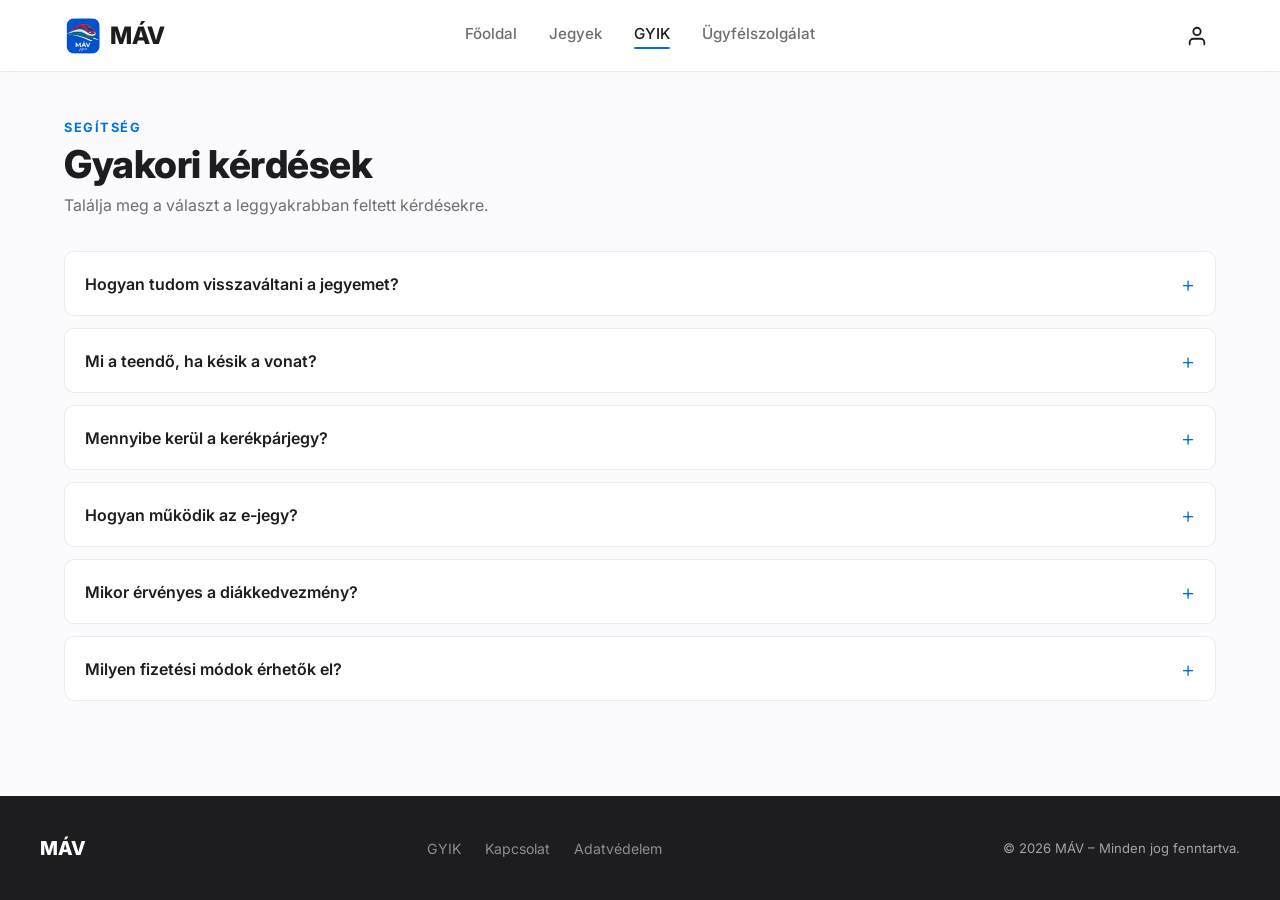
<file: gyik.html>
<!doctype html>
<html lang="hu">
<head>
  <meta charset="UTF-8"/>
  <meta name="viewport" content="width=device-width,initial-scale=1.0"/>
  <title>MÁV – GYIK</title>
  <link rel="stylesheet" href="style.css"/>
</head>
<body>
<header class="topbar">
  <div class="navbar">
    <div class="logo-section">
      <img src="./images/ujlogo.png" alt="MÁV" class="logo"/>
      <span class="logo-text">MÁV</span>
    </div>
    <nav class="nav-menu">
      <a href="index.html" class="nav-link">Főoldal</a>
      <a href="jegyek.html" class="nav-link">Jegyek</a>
      <a href="gyik.html" class="nav-link active">GYIK</a>
      <a href="kapcsolat.html" class="nav-link">Ügyfélszolgálat</a>
    </nav>
    <div class="user-menu-container">
      <span id="nav-username" style="font-size:.88rem;font-weight:600;color:#6e6e73;display:none;"></span>
      <button class="user-btn" id="login-trigger" aria-label="Bejelentkezés">
        <svg width="22" height="22" viewBox="0 0 24 24" fill="none" stroke="currentColor" stroke-width="2" stroke-linecap="round" stroke-linejoin="round">
          <path d="M20 21v-2a4 4 0 0 0-4-4H8a4 4 0 0 0-4 4v2"/><circle cx="12" cy="7" r="4"/>
        </svg>
      </button>
      <button class="avatar-btn" id="avatar-btn" aria-label="Fiók"></button>
      <div class="login-dropdown" id="login-dropdown">
        <div id="drop-auth">
          <div class="drop-tabs">
            <button class="drop-tab active" id="tab-login" onclick="switchTab('login')">Bejelentkezés</button>
            <button class="drop-tab" id="tab-reg" onclick="switchTab('reg')">Regisztráció</button>
          </div>
          <div class="drop-panel active" id="panel-login">
            <div class="msg" id="login-msg"></div>
            <div class="form-group"><label>E-mail</label><input type="email" id="login-email" class="input-field" placeholder="pelda@email.hu"/></div>
            <div class="form-group"><label>Jelszó</label><input type="password" id="login-pass" class="input-field" placeholder="••••••••"/></div>
            <button class="btn btn-primary btn-full" onclick="doLogin()">Bejelentkezés</button>
          </div>
          <div class="drop-panel" id="panel-reg">
            <div class="msg" id="reg-msg"></div>
            <div class="form-group"><label>Teljes név</label><input type="text" id="reg-nev" class="input-field" placeholder="Minta János"/></div>
            <div class="form-group"><label>E-mail</label><input type="email" id="reg-email" class="input-field" placeholder="pelda@email.hu"/></div>
            <div class="form-group"><label>Jelszó</label><input type="password" id="reg-pass" class="input-field" placeholder="Min. 8 karakter"/></div>
            <button class="btn btn-primary btn-full" onclick="doRegister()">Fiók létrehozása</button>
          </div>
        </div>
        <div id="drop-user" style="display:none;">
          <p style="font-weight:700;margin-bottom:4px;" id="drop-username"></p>
          <p style="font-size:.85rem;color:#6e6e73;margin-bottom:20px;" id="drop-email"></p>
          <a href="jegyek.html" class="btn btn-secondary btn-full" style="margin-bottom:10px;">Saját jegyeim</a>
          <button class="btn btn-outline btn-full" onclick="doLogout()">Kijelentkezés</button>
        </div>
      </div>
    </div>
  </div>
</header>

<main>
  <div class="page-wrap">
    <div class="section-label" style="margin-bottom:6px;">Segítség</div>
    <h1 class="section-title" style="margin-bottom:8px;">Gyakori kérdések</h1>
    <p style="color:#6e6e73;margin-bottom:36px;">Találja meg a választ a leggyakrabban feltett kérdésekre.</p>

    <div class="faq-list">
      <div class="faq-item">
        <div class="faq-q" onclick="toggleFaq(this)">Hogyan tudom visszaváltani a jegyemet?</div>
        <div class="faq-a">Az online vásárolt jegyeket az indulás előtt 1 órával az applikációban vagy a weboldalon a profiljába belépve tudja visszaváltani. A visszaváltott összeg 3–5 munkanapon belül kerül jóváírásra.</div>
      </div>
      <div class="faq-item">
        <div class="faq-q" onclick="toggleFaq(this)">Mi a teendő, ha késik a vonat?</div>
        <div class="faq-a">Jelentős késés esetén automatikusan kártérítésre jogosult, melyet online felületünkön igényelhet a jegyszám megadásával. 30 perc felett 25%, 60 perc felett 50% visszatérítés jár.</div>
      </div>
      <div class="faq-item">
        <div class="faq-q" onclick="toggleFaq(this)">Mennyibe kerül a kerékpárjegy?</div>
        <div class="faq-a">A kerékpárjegy ára távolságtól függetlenül egységesen 500 Ft a kijelölt vonatokon. InterCity vonaton helyfoglalás is szükséges, ami további 300 Ft-ba kerül.</div>
      </div>
      <div class="faq-item">
        <div class="faq-q" onclick="toggleFaq(this)">Hogyan működik az e-jegy?</div>
        <div class="faq-a">Vásárlás után egy QR-kódot kap, amelyet a jegykezelő a vonaton leolvas. Nincs szükség nyomtatásra – elég a telefonja képernyője. A jegy a "Saját jegyeim" menüpontban érhető el.</div>
      </div>
      <div class="faq-item">
        <div class="faq-q" onclick="toggleFaq(this)">Mikor érvényes a diákkedvezmény?</div>
        <div class="faq-a">A nappali tagozatos diákok 90%-os kedvezménnyel vásárolhatnak bérletet érvényes diákigazolvány bemutatásával. A kedvezmény az összes MÁV-START, Volánbusz és HÉV járatra vonatkozik.</div>
      </div>
      <div class="faq-item">
        <div class="faq-q" onclick="toggleFaq(this)">Milyen fizetési módok érhetők el?</div>
        <div class="faq-a">Bankkártyával (Visa, Mastercard), Apple Pay-jel, Google Pay-jel és MÁV-pontokkal is fizethet. Készpénzes fizetés csak a pénztáraknál és automatáknál lehetséges.</div>
      </div>
    </div>
  </div>
</main>

<footer class="footer">
  <div class="footer-inner">
    <span class="footer-brand">MÁV</span>
    <div class="footer-links">
      <a href="gyik.html">GYIK</a>
      <a href="kapcsolat.html">Kapcsolat</a>
      <a href="#">Adatvédelem</a>
    </div>
    <span class="footer-copy">© 2026 MÁV – Minden jog fenntartva.</span>
  </div>
</footer>
<script src="script.js"></script>
</body>
</html>
</file>
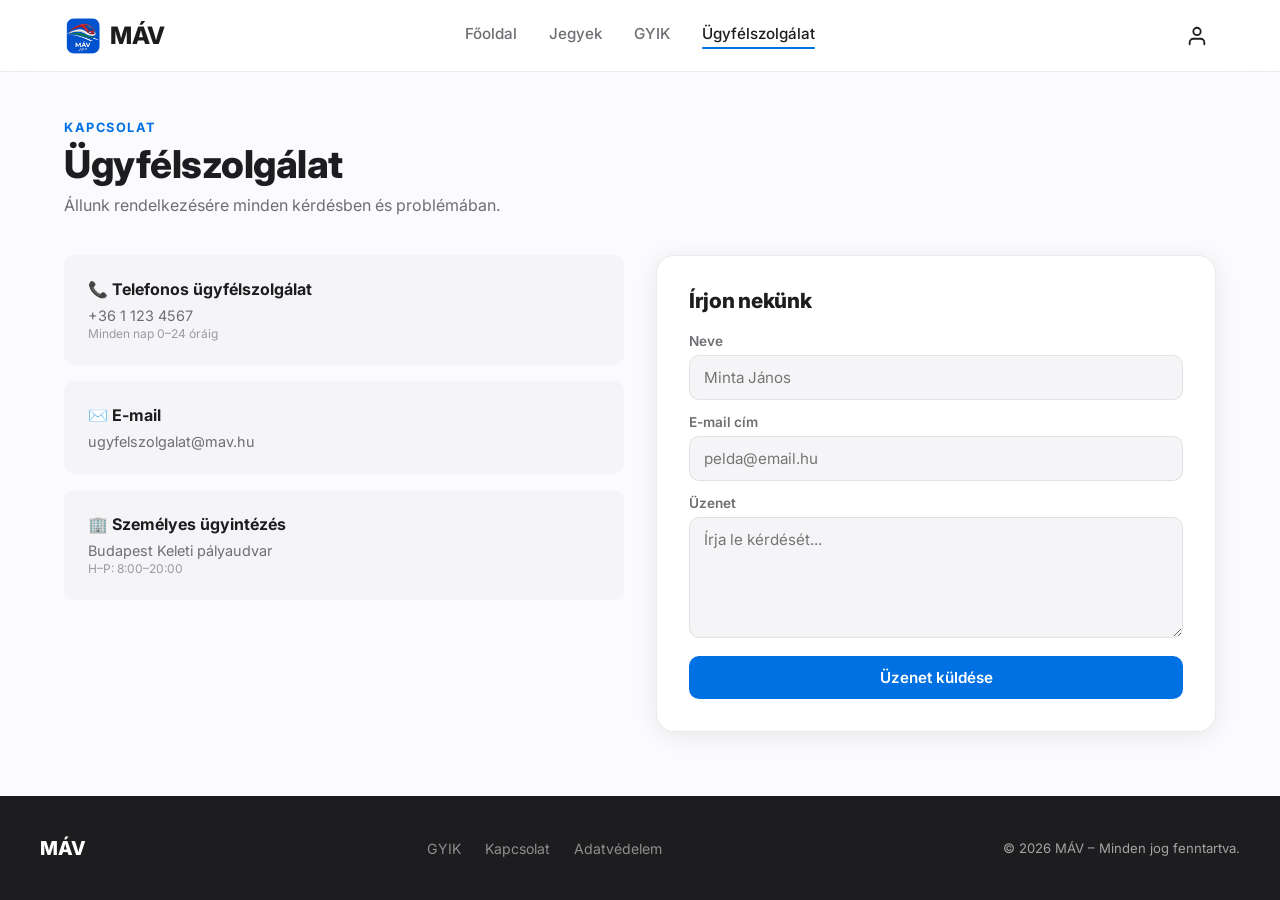
<file: kapcsolat.html>
<!doctype html>
<html lang="hu">
<head>
  <meta charset="UTF-8"/>
  <meta name="viewport" content="width=device-width,initial-scale=1.0"/>
  <title>MÁV – Ügyfélszolgálat</title>
  <link rel="stylesheet" href="style.css"/>
</head>
<body>
<header class="topbar">
  <div class="navbar">
    <div class="logo-section">
      <img src="./images/ujlogo.png" alt="MÁV" class="logo"/>
      <span class="logo-text">MÁV</span>
    </div>
    <nav class="nav-menu">
      <a href="index.html" class="nav-link">Főoldal</a>
      <a href="jegyek.html" class="nav-link">Jegyek</a>
      <a href="gyik.html" class="nav-link">GYIK</a>
      <a href="kapcsolat.html" class="nav-link active">Ügyfélszolgálat</a>
    </nav>
    <div class="user-menu-container">
      <span id="nav-username" style="font-size:.88rem;font-weight:600;color:#6e6e73;display:none;"></span>
      <button class="user-btn" id="login-trigger" aria-label="Bejelentkezés">
        <svg width="22" height="22" viewBox="0 0 24 24" fill="none" stroke="currentColor" stroke-width="2" stroke-linecap="round" stroke-linejoin="round">
          <path d="M20 21v-2a4 4 0 0 0-4-4H8a4 4 0 0 0-4 4v2"/><circle cx="12" cy="7" r="4"/>
        </svg>
      </button>
      <button class="avatar-btn" id="avatar-btn" aria-label="Fiók"></button>
      <div class="login-dropdown" id="login-dropdown">
        <div id="drop-auth">
          <div class="drop-tabs">
            <button class="drop-tab active" id="tab-login" onclick="switchTab('login')">Bejelentkezés</button>
            <button class="drop-tab" id="tab-reg" onclick="switchTab('reg')">Regisztráció</button>
          </div>
          <div class="drop-panel active" id="panel-login">
            <div class="msg" id="login-msg"></div>
            <div class="form-group"><label>E-mail</label><input type="email" id="login-email" class="input-field" placeholder="pelda@email.hu"/></div>
            <div class="form-group"><label>Jelszó</label><input type="password" id="login-pass" class="input-field" placeholder="••••••••"/></div>
            <button class="btn btn-primary btn-full" onclick="doLogin()">Bejelentkezés</button>
          </div>
          <div class="drop-panel" id="panel-reg">
            <div class="msg" id="reg-msg"></div>
            <div class="form-group"><label>Teljes név</label><input type="text" id="reg-nev" class="input-field" placeholder="Minta János"/></div>
            <div class="form-group"><label>E-mail</label><input type="email" id="reg-email" class="input-field" placeholder="pelda@email.hu"/></div>
            <div class="form-group"><label>Jelszó</label><input type="password" id="reg-pass" class="input-field" placeholder="Min. 8 karakter"/></div>
            <button class="btn btn-primary btn-full" onclick="doRegister()">Fiók létrehozása</button>
          </div>
        </div>
        <div id="drop-user" style="display:none;">
          <p style="font-weight:700;margin-bottom:4px;" id="drop-username"></p>
          <p style="font-size:.85rem;color:#6e6e73;margin-bottom:20px;" id="drop-email"></p>
          <a href="jegyek.html" class="btn btn-secondary btn-full" style="margin-bottom:10px;">Saját jegyeim</a>
          <button class="btn btn-outline btn-full" onclick="doLogout()">Kijelentkezés</button>
        </div>
      </div>
    </div>
  </div>
</header>

<main>
  <div class="page-wrap">
    <div class="section-label" style="margin-bottom:6px;">Kapcsolat</div>
    <h1 class="section-title" style="margin-bottom:8px;">Ügyfélszolgálat</h1>
    <p style="color:#6e6e73;margin-bottom:40px;">Állunk rendelkezésére minden kérdésben és problémában.</p>

    <div class="contact-grid">
      <div>
        <div class="info-card">
          <h3>📞 Telefonos ügyfélszolgálat</h3>
          <p>+36 1 123 4567<br/><small style="color:#9a9a9f;">Minden nap 0–24 óráig</small></p>
        </div>
        <div class="info-card">
          <h3>✉️ E-mail</h3>
          <p>ugyfelszolgalat@mav.hu</p>
        </div>
        <div class="info-card">
          <h3>🏢 Személyes ügyintézés</h3>
          <p>Budapest Keleti pályaudvar<br/><small style="color:#9a9a9f;">H–P: 8:00–20:00</small></p>
        </div>
      </div>
      <div>
        <div class="inner-card" style="padding:32px;">
          <h2 style="margin-bottom:20px;font-size:1.3rem;">Írjon nekünk</h2>
          <div class="msg" id="contact-msg"></div>
          <div class="form-group"><label>Neve</label><input type="text" id="contact-name" class="input-field" placeholder="Minta János"/></div>
          <div class="form-group"><label>E-mail cím</label><input type="email" id="contact-email" class="input-field" placeholder="pelda@email.hu"/></div>
          <div class="form-group"><label>Üzenet</label><textarea id="contact-msg-text" rows="5" class="input-field" placeholder="Írja le kérdését..." style="resize:vertical;"></textarea></div>
          <button class="btn btn-primary btn-full" onclick="sendContact()">Üzenet küldése</button>
        </div>
      </div>
    </div>
  </div>
</main>

<footer class="footer">
  <div class="footer-inner">
    <span class="footer-brand">MÁV</span>
    <div class="footer-links">
      <a href="gyik.html">GYIK</a>
      <a href="kapcsolat.html">Kapcsolat</a>
      <a href="#">Adatvédelem</a>
    </div>
    <span class="footer-copy">© 2026 MÁV – Minden jog fenntartva.</span>
  </div>
</footer>
<script src="script.js"></script>
</body>
</html>
</file>
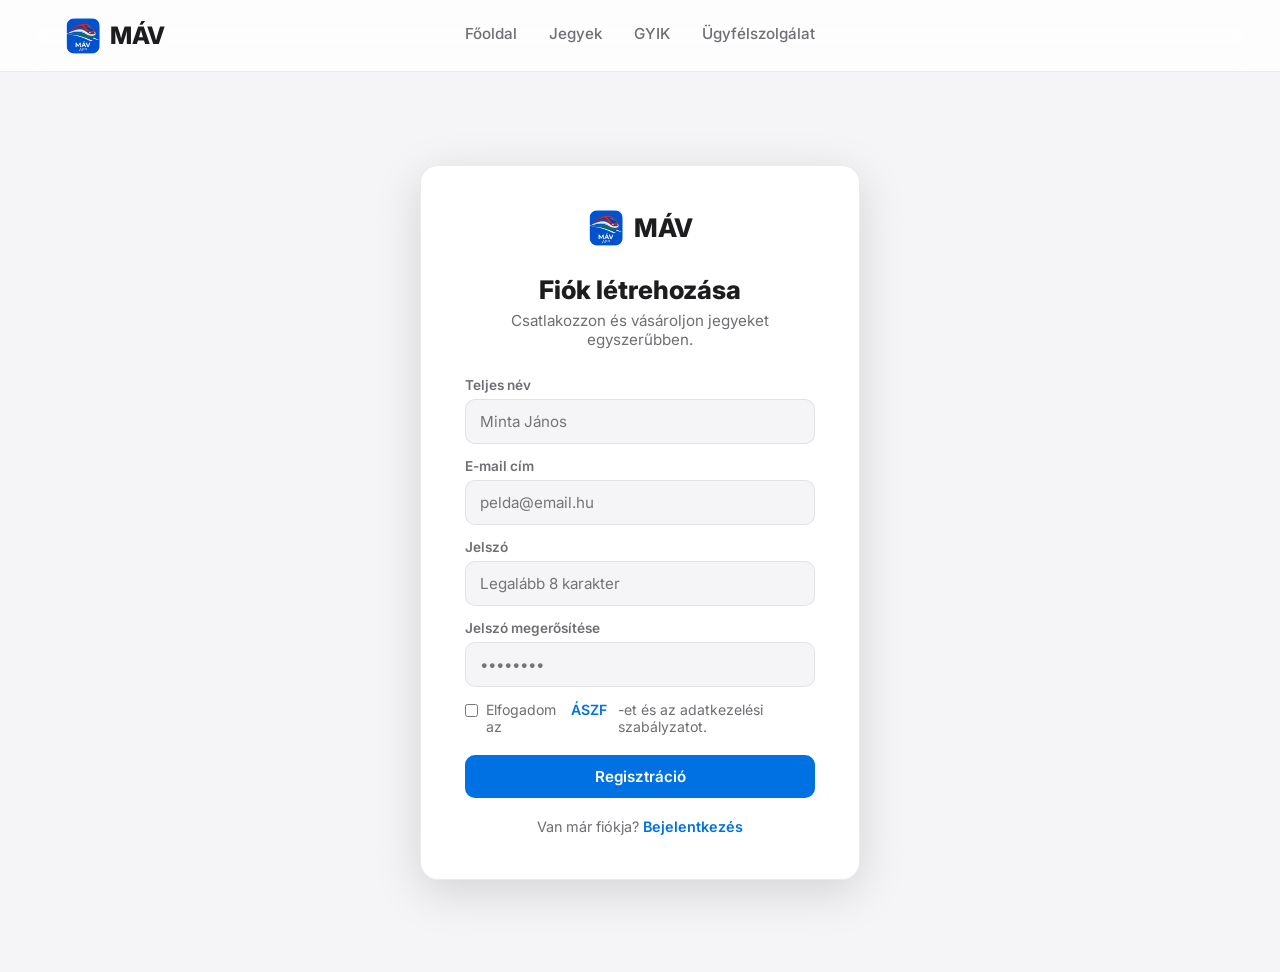
<file: regisztracio.html>
<!doctype html>
<html lang="hu">
<head>
  <meta charset="UTF-8"/>
  <meta name="viewport" content="width=device-width,initial-scale=1.0"/>
  <title>MÁV – Regisztráció</title>
  <link rel="stylesheet" href="style.css"/>
</head>
<body style="background:#f5f5f7;">
<header class="topbar">
  <div class="navbar">
    <div class="logo-section">
      <img src="./images/ujlogo.png" alt="MÁV" class="logo"/>
      <span class="logo-text">MÁV</span>
    </div>
    <nav class="nav-menu">
      <a href="index.html" class="nav-link">Főoldal</a>
      <a href="jegyek.html" class="nav-link">Jegyek</a>
      <a href="gyik.html" class="nav-link">GYIK</a>
      <a href="kapcsolat.html" class="nav-link">Ügyfélszolgálat</a>
    </nav>
    <div style="justify-self:end;"></div>
  </div>
</header>

<main class="auth-page">
  <div class="auth-card">
    <div class="auth-logo">
      <img src="./images/ujlogo.png" alt="MÁV" style="height:36px;width:36px;object-fit:contain;"/>
      <span>MÁV</span>
    </div>
    <h1>Fiók létrehozása</h1>
    <p class="subtitle">Csatlakozzon és vásároljon jegyeket egyszerűbben.</p>

    <div class="msg" id="reg-msg"></div>

    <div class="form-group">
      <label>Teljes név</label>
      <input type="text" id="reg-nev" class="input-field" placeholder="Minta János" required/>
    </div>
    <div class="form-group">
      <label>E-mail cím</label>
      <input type="email" id="reg-email" class="input-field" placeholder="pelda@email.hu" required/>
    </div>
    <div class="form-group">
      <label>Jelszó</label>
      <input type="password" id="reg-pass" class="input-field" placeholder="Legalább 8 karakter" required/>
    </div>
    <div class="form-group">
      <label>Jelszó megerősítése</label>
      <input type="password" id="reg-pass2" class="input-field" placeholder="••••••••" required/>
    </div>
    <div style="margin-bottom:20px;font-size:.88rem;color:#6e6e73;">
      <label style="display:flex;align-items:flex-start;gap:8px;cursor:pointer;">
        <input type="checkbox" id="reg-terms" style="margin-top:3px;flex-shrink:0;"/>
        Elfogadom az <a href="#" class="auth-link" style="margin:0 3px;">ÁSZF</a>-et és az adatkezelési szabályzatot.
      </label>
    </div>
    <button class="btn btn-primary btn-full" id="reg-submit-btn" onclick="doRegisterPage()">Regisztráció</button>
    <p class="auth-footer">Van már fiókja? <a href="index.html" class="auth-link">Bejelentkezés</a></p>
  </div>
</main>

<script src="script.js"></script>
</body>
</html>
</file>
<file: style.css>
@import url('https://fonts.googleapis.com/css2?family=Inter:wght@300;400;500;600;700;800&display=swap');

*, *::before, *::after { margin: 0; padding: 0; box-sizing: border-box; }

:root {
  --blue: #0071e3;
  --blue-dark: #0058b0;
  --text: #1d1d1f;
  --text-secondary: #6e6e73;
  --bg: #fbfbfd;
  --surface: #ffffff;
  --border: rgba(0,0,0,0.08);
  --radius: 18px;
  --radius-sm: 10px;
  --shadow: 0 4px 24px rgba(0,0,0,0.08);
  --shadow-lg: 0 12px 48px rgba(0,0,0,0.14);
  --nav-h: 72px;
}

html { scroll-behavior: smooth; }

body {
  font-family: 'Inter', -apple-system, BlinkMacSystemFont, sans-serif;
  background: var(--bg);
  color: var(--text);
  min-height: 100vh;
  display: flex;
  flex-direction: column;
  -webkit-font-smoothing: antialiased;
}

main { flex: 1; }

/* ── NAV ── */
.topbar {
  background: rgba(255,255,255,0.82);
  backdrop-filter: saturate(180%) blur(20px);
  -webkit-backdrop-filter: saturate(180%) blur(20px);
  border-bottom: 1px solid var(--border);
  position: sticky; top: 0; z-index: 200;
  height: var(--nav-h);
}
.navbar {
  max-width: 1200px; margin: 0 auto;
  height: 100%;
  display: grid; grid-template-columns: 1fr auto 1fr;
  align-items: center; padding: 0 24px;
}
.logo-section { display: flex; align-items: center; gap: 10px; }
.logo { height: 36px; width: 36px; object-fit: contain; }
.logo-text { font-size: 1.5rem; font-weight: 800; color: var(--text); letter-spacing: -0.5px; }
.nav-menu { display: flex; gap: 32px; justify-self: center; }
.nav-link {
  color: var(--text-secondary); text-decoration: none;
  font-size: 0.95rem; font-weight: 500;
  transition: color .2s; position: relative; padding-bottom: 4px;
}
.nav-link:hover, .nav-link.active { color: var(--text); }
.nav-link.active::after {
  content: ''; position: absolute; bottom: -2px; left: 0;
  width: 100%; height: 2px; background: var(--blue); border-radius: 2px;
}
.user-menu-container { position: relative; justify-self: end; display: flex; align-items: center; gap: 12px; }

/* user button */
.user-btn {
  background: none; border: none; cursor: pointer;
  width: 38px; height: 38px; border-radius: 50%;
  display: flex; align-items: center; justify-content: center;
  transition: background .2s;
  color: var(--text);
}
.user-btn:hover { background: rgba(0,0,0,0.06); }
.user-btn svg { display: block; }

/* logged-in avatar */
.avatar-btn {
  background: var(--blue); border: none; cursor: pointer;
  width: 38px; height: 38px; border-radius: 50%;
  color: #fff; font-weight: 700; font-size: 1rem;
  display: none; align-items: center; justify-content: center;
  transition: opacity .2s;
}
.avatar-btn:hover { opacity: .85; }

/* ── LOGIN DROPDOWN ── */
.login-dropdown {
  position: absolute; top: calc(100% + 12px); right: 0;
  width: 320px; background: var(--surface);
  border-radius: var(--radius); box-shadow: var(--shadow-lg);
  border: 1px solid var(--border);
  padding: 28px; display: none; z-index: 300;
  animation: dropIn .2s ease;
}
.login-dropdown.open { display: block; }
@keyframes dropIn {
  from { opacity: 0; transform: translateY(-8px); }
  to   { opacity: 1; transform: translateY(0); }
}
.login-dropdown h3 { font-size: 1.2rem; font-weight: 700; margin-bottom: 20px; color: var(--text); }
.drop-tabs { display: flex; gap: 0; margin-bottom: 20px; border-radius: var(--radius-sm); overflow: hidden; border: 1px solid var(--border); }
.drop-tab { flex: 1; padding: 8px; border: none; background: none; cursor: pointer; font-size: .9rem; font-weight: 500; color: var(--text-secondary); transition: .2s; }
.drop-tab.active { background: var(--blue); color: #fff; }
.drop-panel { display: none; }
.drop-panel.active { display: block; }

/* ── INPUTS ── */
.input-field {
  width: 100%; padding: 12px 14px;
  border: 1px solid var(--border); border-radius: var(--radius-sm);
  font-size: .95rem; font-family: inherit; color: var(--text);
  background: #f5f5f7; outline: none; transition: border .2s, box-shadow .2s;
  margin-bottom: 10px;
}
.input-field:focus {
  border-color: var(--blue);
  box-shadow: 0 0 0 3px rgba(0,113,227,.15);
  background: #fff;
}
.form-group { margin-bottom: 14px; }
.form-group label { display: block; font-size: .85rem; font-weight: 600; color: var(--text-secondary); margin-bottom: 6px; }
.form-group .input-field { margin-bottom: 0; }

/* ── BUTTONS ── */
.btn {
  display: inline-flex; align-items: center; justify-content: center;
  gap: 8px; padding: 12px 24px; border-radius: var(--radius-sm);
  font-size: .95rem; font-weight: 600; cursor: pointer;
  border: none; text-decoration: none; transition: all .2s; font-family: inherit;
}
.btn-primary { background: var(--blue); color: #fff; }
.btn-primary:hover { background: var(--blue-dark); transform: translateY(-1px); box-shadow: 0 4px 16px rgba(0,113,227,.35); }
.btn-secondary { background: #f5f5f7; color: var(--text); }
.btn-secondary:hover { background: #e8e8ed; }
.btn-outline { background: transparent; color: var(--blue); border: 1.5px solid var(--blue); }
.btn-outline:hover { background: var(--blue); color: #fff; }
.btn-full { width: 100%; }
.btn-sm { padding: 8px 18px; font-size: .88rem; }

/* legacy alias */
.dynamic-btn { display: inline-flex; align-items: center; justify-content: center;
  gap: 8px; padding: 12px 24px; border-radius: var(--radius-sm);
  font-size: .95rem; font-weight: 600; cursor: pointer;
  border: none; text-decoration: none; transition: all .2s; font-family: inherit;
  background: var(--blue); color: #fff;
}
.dynamic-btn:hover { background: var(--blue-dark); transform: translateY(-1px); box-shadow: 0 4px 16px rgba(0,113,227,.35); }
.dynamic-btn.outline { background: transparent; color: var(--blue); border: 1.5px solid var(--blue); }
.dynamic-btn.outline:hover { background: var(--blue); color: #fff; }

/* ── HERO ── */
.hero-section {
  position: relative; width: 100%; height: 620px; overflow: hidden;
  display: flex; align-items: center; justify-content: center;
}
.hero-bg {
  position: absolute; inset: 0; width: 100%; height: 100%;
  object-fit: cover; object-position: center;
  filter: brightness(.55);
}
.hero-overlay {
  position: relative; z-index: 1; text-align: center; color: #fff; padding: 0 24px;
  max-width: 700px;
}
.hero-overlay h1 { font-size: clamp(2.2rem, 5vw, 3.5rem); font-weight: 800; letter-spacing: -1px; margin-bottom: 16px; }
.hero-overlay p { font-size: 1.15rem; opacity: .88; margin-bottom: 32px; line-height: 1.6; }
.hero-actions { display: flex; gap: 14px; justify-content: center; flex-wrap: wrap; }

/* ── SEARCH BAR on hero ── */
.hero-search {
  background: rgba(255,255,255,0.15);
  backdrop-filter: blur(16px); border-radius: 999px;
  border: 1px solid rgba(255,255,255,0.3);
  display: flex; align-items: center; gap: 0;
  padding: 6px 6px 6px 20px; margin-bottom: 28px;
  max-width: 520px; width: 100%; margin-left: auto; margin-right: auto;
}
.hero-search input {
  background: none; border: none; outline: none;
  color: #fff; font-size: 1rem; flex: 1; font-family: inherit;
}
.hero-search input::placeholder { color: rgba(255,255,255,.65); }
.hero-search button { background: #fff; color: var(--blue); border: none; border-radius: 999px; padding: 10px 22px; font-weight: 700; cursor: pointer; font-size: .95rem; }

/* ── CONTENT AREAS ── */
.container { max-width: 1200px; margin: 0 auto; padding: 0 24px; }
.section { padding: 72px 0; }
.section-sm { padding: 48px 0; }

.section-label { font-size: .8rem; font-weight: 700; letter-spacing: .12em; text-transform: uppercase; color: var(--blue); margin-bottom: 10px; }
.section-title { font-size: clamp(1.8rem, 3vw, 2.5rem); font-weight: 800; letter-spacing: -.5px; margin-bottom: 14px; }
.section-sub { font-size: 1.05rem; color: var(--text-secondary); max-width: 560px; line-height: 1.65; }

/* ── GRID CARDS ── */
.card-grid { display: grid; grid-template-columns: repeat(auto-fit, minmax(300px, 1fr)); gap: 24px; }

.card {
  background: var(--surface); border-radius: var(--radius);
  border: 1px solid var(--border); overflow: hidden;
  box-shadow: var(--shadow); transition: transform .25s, box-shadow .25s;
}
.card:hover { transform: translateY(-4px); box-shadow: var(--shadow-lg); }
.card img { width: 100%; height: 200px; object-fit: cover; display: block; }
.card-body { padding: 24px; }
.card-body h3 { font-size: 1.1rem; font-weight: 700; margin-bottom: 8px; }
.card-body p { font-size: .9rem; color: var(--text-secondary); line-height: 1.55; margin-bottom: 16px; }

.badge {
  display: inline-block; padding: 3px 10px; border-radius: 999px;
  font-size: .75rem; font-weight: 700; letter-spacing: .04em;
  background: rgba(0,113,227,.12); color: var(--blue); margin-bottom: 10px;
}
.badge.warn { background: rgba(255,149,0,.15); color: #d97000; }
.badge.success { background: rgba(52,199,89,.15); color: #1a8a3a; }

/* ── FEATURE TILES ── */
.feature-grid { display: grid; grid-template-columns: repeat(auto-fit, minmax(220px, 1fr)); gap: 20px; }
.feature-tile {
  background: var(--surface); border: 1px solid var(--border);
  border-radius: var(--radius); padding: 28px 24px; text-align: center;
  box-shadow: var(--shadow); transition: transform .25s;
}
.feature-tile:hover { transform: translateY(-3px); }
.feature-icon { font-size: 2.4rem; margin-bottom: 14px; }
.feature-tile h3 { font-size: 1rem; font-weight: 700; margin-bottom: 8px; }
.feature-tile p { font-size: .88rem; color: var(--text-secondary); line-height: 1.55; }

/* ── TABS ── */
.tab-bar { display: flex; gap: 0; background: #f5f5f7; border-radius: 999px; padding: 4px; width: fit-content; margin-bottom: 28px; }
.tab-btn { padding: 9px 22px; border: none; background: none; border-radius: 999px; font-size: .9rem; font-weight: 600; cursor: pointer; color: var(--text-secondary); transition: .2s; }
.tab-btn.active { background: var(--surface); color: var(--text); box-shadow: 0 1px 6px rgba(0,0,0,.1); }

/* ── PRODUCT CARDS ── */
.product-grid { display: grid; grid-template-columns: repeat(auto-fill, minmax(280px, 1fr)); gap: 20px; }
.product-card {
  background: var(--surface); border: 1px solid var(--border);
  border-radius: var(--radius); padding: 24px;
  display: flex; flex-direction: column; justify-content: space-between;
  box-shadow: var(--shadow); transition: transform .25s, box-shadow .25s;
}
.product-card:hover { transform: translateY(-4px); box-shadow: var(--shadow-lg); }
.product-card h3 { font-size: 1.05rem; font-weight: 700; margin-bottom: 6px; }
.product-card .pdesc { font-size: .88rem; color: var(--text-secondary); line-height: 1.5; margin-bottom: 18px; }
.product-card .price { font-size: 1.5rem; font-weight: 800; color: var(--text); margin-bottom: 16px; display: block; }
.buy-btn { width: 100%; background: #f5f5f7; border: none; padding: 12px; border-radius: var(--radius-sm); font-weight: 700; font-size: .95rem; cursor: pointer; transition: .2s; font-family: inherit; }
.buy-btn:hover { background: var(--blue); color: #fff; }

/* ── TICKET ITEMS ── */
.ticket-item {
  background: var(--surface); border: 1px solid var(--border);
  border-radius: var(--radius); padding: 24px;
  display: flex; align-items: center; justify-content: space-between; gap: 20px;
  box-shadow: var(--shadow); margin-bottom: 16px;
  animation: fadeUp .3s ease;
}
@keyframes fadeUp { from { opacity:0; transform: translateY(8px); } to { opacity:1; transform: translateY(0); } }
.t-badge { display: inline-block; background: var(--blue); color: #fff; font-size: .7rem; font-weight: 800; padding: 3px 10px; border-radius: 999px; letter-spacing: .06em; margin-bottom: 8px; }
.t-details h4 { font-size: 1.05rem; font-weight: 700; margin-bottom: 6px; }
.t-details p { font-size: .88rem; color: var(--text-secondary); margin-bottom: 3px; }
.t-qr img { width: 90px; height: 90px; border-radius: 8px; border: 1px solid var(--border); }

/* ── CHECKOUT ── */
.checkout-wrapper { display: grid; grid-template-columns: 1fr 1fr; gap: 32px; }
@media (max-width: 700px) { .checkout-wrapper { grid-template-columns: 1fr; } }
.summary-card {
  background: linear-gradient(135deg, #0071e3 0%, #004ba0 100%);
  color: #fff; border-radius: var(--radius); padding: 28px;
}
.summary-card .sum-label { font-size: .8rem; opacity: .75; text-transform: uppercase; letter-spacing: .1em; margin-bottom: 6px; }
.summary-card h4 { font-size: 1.2rem; font-weight: 700; margin-bottom: 8px; }
.summary-card p { font-size: .9rem; opacity: .85; margin-bottom: 20px; }
.summary-card .sum-price { font-size: 2rem; font-weight: 800; }
.checkout-form {}
.form-row { display: grid; grid-template-columns: 1fr 1fr; gap: 14px; }
@media (max-width: 500px) { .form-row { grid-template-columns: 1fr; } }
.payment-box { background: #f5f5f7; border-radius: var(--radius-sm); padding: 20px; margin: 20px 0; }
.payment-box h3 { font-size: .95rem; font-weight: 700; margin-bottom: 14px; color: var(--text-secondary); }

/* ── INNER PAGE ── */
.page-wrap { max-width: 1200px; margin: 0 auto; padding: 48px 24px; }
.inner-card {
  background: var(--surface); border: 1px solid var(--border);
  border-radius: var(--radius); padding: 40px; box-shadow: var(--shadow);
}
.inner-card h2 { font-size: 1.6rem; font-weight: 800; margin-bottom: 24px; letter-spacing: -.3px; }
.section-header { display: flex; justify-content: space-between; align-items: center; margin-bottom: 24px; }

/* ── PAGE STEPS ── */
.page-step { display: block; }
.page-step.hidden { display: none !important; }
.back-btn {
  display: inline-flex; align-items: center; gap: 6px;
  color: var(--blue); background: none; border: none;
  font-size: .95rem; font-weight: 600; cursor: pointer; margin-bottom: 24px;
  font-family: inherit; transition: gap .2s;
}
.back-btn:hover { gap: 10px; }

/* ── PROGRESS BAR ── */
.step-progress { display: flex; gap: 8px; margin-bottom: 40px; }
.sp-step { flex: 1; height: 4px; background: #e0e0e5; border-radius: 999px; transition: background .4s; }
.sp-step.done { background: var(--blue); }

/* ── FAQ ── */
.faq-list { display: flex; flex-direction: column; gap: 12px; }
.faq-item {
  background: var(--surface); border: 1px solid var(--border);
  border-radius: var(--radius-sm); overflow: hidden; cursor: pointer;
}
.faq-q {
  padding: 18px 20px; font-weight: 600; display: flex; justify-content: space-between; align-items: center;
  user-select: none;
}
.faq-q::after { content: '+'; font-size: 1.4rem; color: var(--blue); font-weight: 300; }
.faq-item.open .faq-q::after { content: '−'; }
.faq-a { display: none; padding: 0 20px 18px; color: var(--text-secondary); font-size: .95rem; line-height: 1.65; }
.faq-item.open .faq-a { display: block; }

/* ── CONTACT ── */
.contact-grid { display: grid; grid-template-columns: 1fr 1fr; gap: 32px; }
@media (max-width: 700px) { .contact-grid { grid-template-columns: 1fr; } }
.info-card { background: #f5f5f7; border-radius: var(--radius-sm); padding: 24px; margin-bottom: 16px; }
.info-card h3 { font-weight: 700; margin-bottom: 8px; font-size: 1rem; }
.info-card p { font-size: .9rem; color: var(--text-secondary); }

/* ── MODAL ── */
.modal { display: none; position: fixed; inset: 0; z-index: 1000; background: rgba(0,0,0,.55); backdrop-filter: blur(6px); align-items: center; justify-content: center; }
.modal.open { display: flex; }
.modal-box {
  background: var(--surface); border-radius: var(--radius); padding: 36px;
  width: 90%; max-width: 600px; position: relative; box-shadow: var(--shadow-lg);
  animation: dropIn .25s ease;
}
.modal-close { position: absolute; top: 16px; right: 20px; font-size: 1.8rem; line-height: 1; background: none; border: none; cursor: pointer; color: var(--text-secondary); }
.modal-box img { width: 100%; border-radius: var(--radius-sm); margin-bottom: 20px; }
.modal-box h2 { font-size: 1.4rem; font-weight: 800; margin-bottom: 12px; }
.modal-box p { color: var(--text-secondary); line-height: 1.65; }

/* ── AUTH PAGE ── */
.auth-page { min-height: 100vh; display: flex; align-items: center; justify-content: center; background: #f5f5f7; padding: 40px 20px; }
.auth-card { background: var(--surface); border-radius: var(--radius); padding: 44px; width: 100%; max-width: 440px; box-shadow: var(--shadow-lg); border: 1px solid var(--border); }
.auth-logo { display: flex; align-items: center; gap: 10px; justify-content: center; margin-bottom: 28px; }
.auth-logo span { font-size: 1.6rem; font-weight: 800; }
.auth-card h1 { font-size: 1.6rem; font-weight: 800; text-align: center; margin-bottom: 6px; }
.auth-card .subtitle { text-align: center; color: var(--text-secondary); font-size: .95rem; margin-bottom: 28px; }
.auth-link { color: var(--blue); text-decoration: none; font-weight: 600; }
.auth-link:hover { text-decoration: underline; }
.auth-footer { text-align: center; font-size: .9rem; color: var(--text-secondary); margin-top: 20px; }
.msg { padding: 12px 16px; border-radius: var(--radius-sm); font-size: .9rem; font-weight: 500; margin-bottom: 14px; display: none; }
.msg.error { background: rgba(255,59,48,.1); color: #c0001a; display: block; }
.msg.ok { background: rgba(52,199,89,.12); color: #1a7a30; display: block; }

/* ── FOOTER ── */
.footer { background: #1d1d1f; color: rgba(255,255,255,.6); padding: 40px 24px; margin-top: auto; }
.footer-inner { max-width: 1200px; margin: 0 auto; display: flex; justify-content: space-between; align-items: center; flex-wrap: wrap; gap: 16px; }
.footer-brand { font-size: 1.2rem; font-weight: 800; color: #fff; }
.footer-links { display: flex; gap: 24px; }
.footer-links a { color: rgba(255,255,255,.5); text-decoration: none; font-size: .88rem; transition: color .2s; }
.footer-links a:hover { color: #fff; }
.footer-copy { font-size: .82rem; }

/* ── UTILITIES ── */
.hidden { display: none !important; }
.text-center { text-align: center; }
.mt-8 { margin-top: 8px; }
.mt-16 { margin-top: 16px; }
.mt-24 { margin-top: 24px; }
.mb-24 { margin-bottom: 24px; }
.empty-state { text-align: center; color: var(--text-secondary); padding: 48px 0; font-size: 1rem; }

/* ── RESPONSIVE ── */
@media (max-width: 768px) {
  .navbar { grid-template-columns: auto 1fr auto; }
  .nav-menu { display: none; }
  .hero-section { height: 500px; }
  .section { padding: 48px 0; }
  .inner-card { padding: 24px; }
  .auth-card { padding: 28px; }
}
</file>
